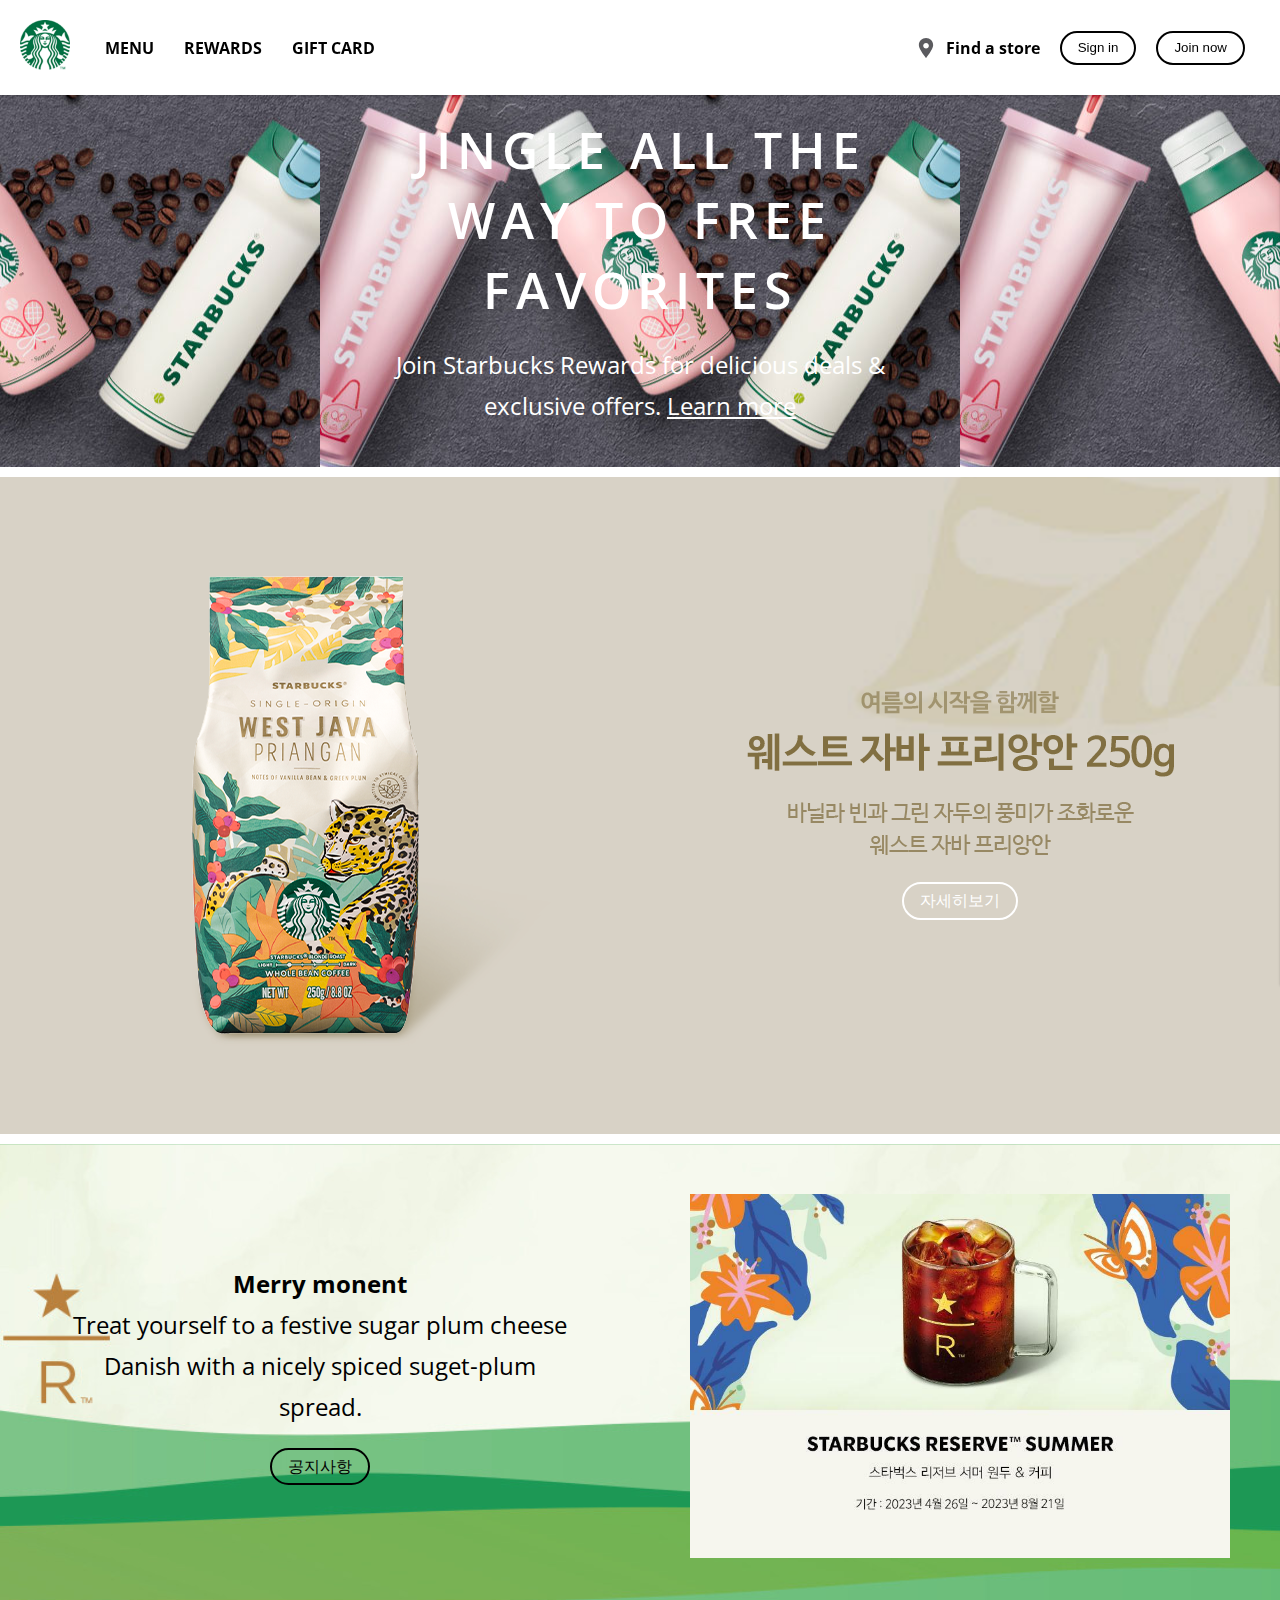
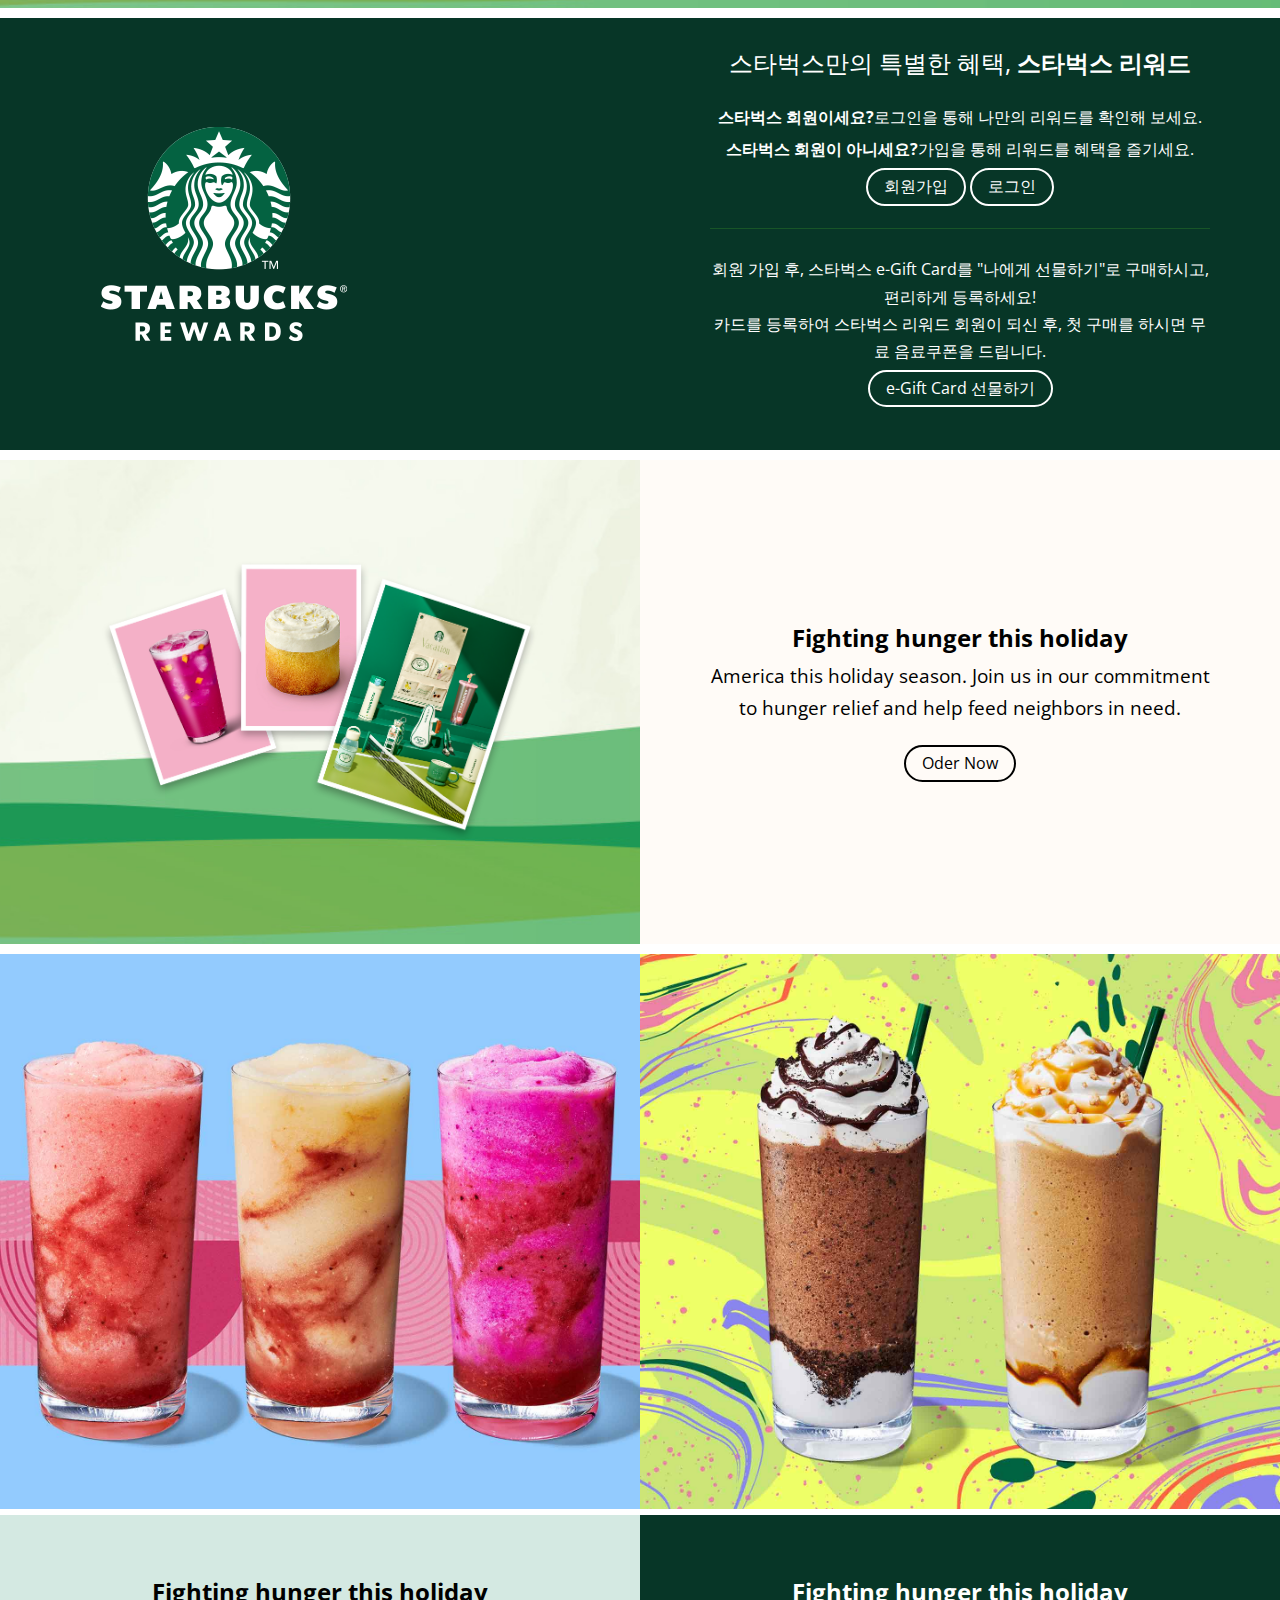
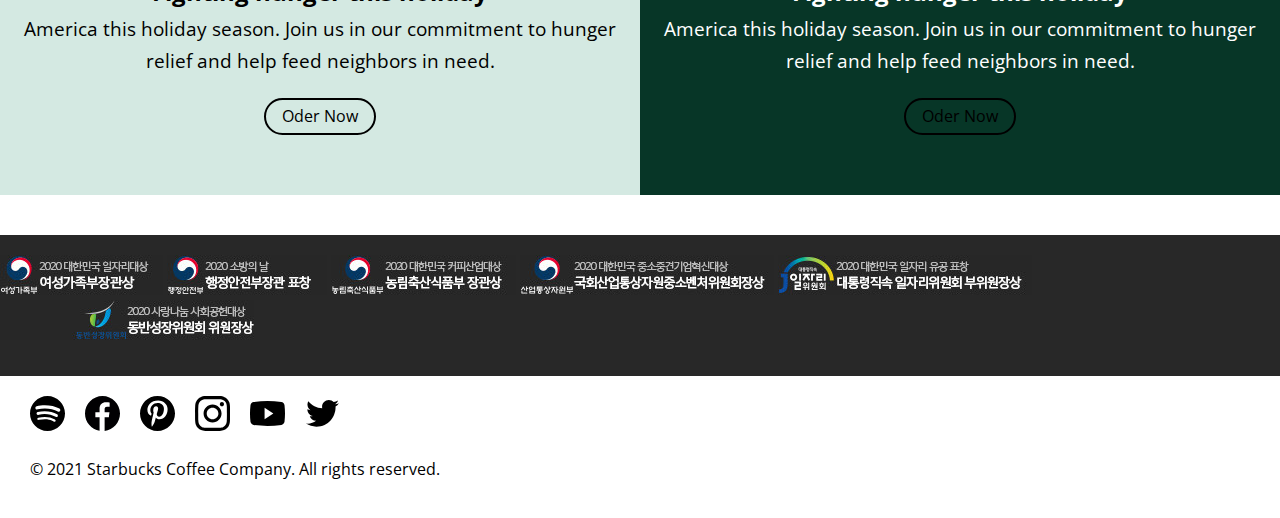
<file: main/index.html>
<!DOCTYPE html>
<html lang="en">
<head>
    <meta charset="UTF-8">
    <meta name="viewport" content="width=device-width, initial-scale=1.0">
    <link rel="stylesheet" href="./style.css">
    <!--슬라이드 cdn-->
    <!-- <link rel="stylesheet" type="text/css" href="slick/slick.css"/>
    <link rel="stylesheet" type="text/css" href="slick/slick-theme.css"/>

   
    <link rel="stylesheet" href="//cdn.jsdelivr.net/npm/slick-carousel@1.8.1/slick/slick.css" />
    <link rel="stylesheet" href="//cdn.jsdelivr.net/npm/slick-carousel@1.8.1/slick/slick-theme.css" />
    <script src="//code.jquery.com/jquery-3.3.1.min.js"></script>
    <script src="//cdn.jsdelivr.net/npm/slick-carousel@1.8.1/slick/slick.min.js"></script>  -->
    <!--슬라이드 cdn 끝-->

    
    <title>starbucks</title>
    <!--슬라이드-->
    <!-- <script>
    $(document).ready(function(){
        $('.slider').slick({
        slide:'div',
        dots: true,
        infinite: true,
        Speed: 300,
        slidesToShow: 2,
        adaptiveHeight: true,
        arrows: true,
        prevArrow: "<button type='button' class='slick-prev'>Previous</button>",
        prevArrow: "<button type='button' class='slick-next'>Next</button>",
        });
    });
 
    </script> -->
    
</head>
<body>
    <header id="header">
    <nav class="navbar">
        <div class="navbar-container">
            <div class="navbar-brand">
                <a href="index.html">
                    <img src="./image/logo.png" alt="Starbucks" />
                </a>
            </div>
        
            <ul class="navbar-nav-left"> 
                <li>
                    <a href="#">Menu</a>
                </li>
                <li> 
                    <a href="#">Rewards</a>
                </li>
                <li>
                    <a href="#">Gift Card</a>
                </li>
            </ul>

            <ul class="navbar-nav-right">
                <li>
                    <a href="#">
                        <img src="./image/marker.svg" alt="">
                        <span>Find a store</span>
                    </a>
                </li>
                <li>
                    <button class="btn btn-dark-outline"><a href="../login/login.html">Sign in</a></button>
                </li>
                <li><button class="btn btn-dark-outline">Join now</button>
                </li>
            </ul>

            <!--Hamburger Menu-->
            <button type="button" class="hamberger" id="menu-btn">
                <span class="hamberger-top"></span>
                <span class="hamberger-middle"></span>
                <span class="hamberger-bottom"></span>
            </button>
        </div>
    </nav>
    </header>

    <!--Mobile Menu-->
    <div class="mobile-menu hidden" id="menu">
        <ul>
            <li>
                <a href="#">Menu</a>
            </li>
            <li>
                <a href="#">Rewards</a>
            </li>
            <li>
                <a href="#">Gift Card</a>
            </li>    
        </ul>
        <div class="mobile-menu-bottom">
            <button class="btn btn-dark-outline"><a href="../login/login.html">Sign in</a></button>
            <button class="btn btn-dark">Join now</button>
            <div>
                <a href="#">
                    <img src="./image/marker.svg" alt="" />
                    <span>Find a store</span>
                </a>
            </div>
        </div>
    </div>
    
    


    <main id="main">
    <!-- Box A -->
    <!-- <section class="box box-a bg-secondary text-center py-md" id="section1"> -->
    <section class="box box-a  grid-reversed" id="section1">
        <div class="box-text">
            <h2 class="text-xl">Jingle all the way to free favorites</h2>
            <p class="text-md">
            Join Starbucks Rewards for delicious deals & exclusive offers.
            <a href="#">Learn more</a>
            </p>
        </div>
    </section>
    

    <!--slider-->
    <!-- <div class="slider">
        <div><img src="./image/main.jpg" alt="" id="slider1"></div>
        <div><img src="./image/Oqlbkd_20200413130503169.jpg" alt="" id="slider2"></div>
        <div><img src="./image/2VZXBB_20210317110628900.jpg" alt="" id="slider3"></div>
    </div>
 -->

    
    <!-- <section id="section1">
        <div class="wrap">
            <div class="gap">
                <div class="container" -->

                    <!-- <div class="content_wrap">
                        <img class="setcion1Bg" src="./image/2023_summer1_promotion_bg_1_230426.jpg" alt="">
                        <img class="title" src="./image/2023_m_summer1_top_logo.png" alt="">
                    </div> -->

                    <!-- <div class="content_wrap">
                        <img class="title" id="title1" src="./image/2023_m_summer1_top_logo.png" alt="">
                        <img class="title" id="title1" src="./image/2023_m_summer1_top_drink4_230426.png" alt="">
                        <img class="title" id="title1" src="./image/2023_summer1_top_drink3_230427.png" alt="">
                        <img class="title" id="title1" src="./image/2023_m_summer1_top_drink2_230426.png" alt="">
                        <img class="title" id="title1" src="./image/2023_m_summer1_top_drink1_1.png" alt="">
                    </div>
                </div>
            </div>
        </div>
    </section> -->
    
    
    


    <!--확인용-->
    <!-- <section id="section2">
        <div class="wrap">
            <div class="gap">
                <div class="container">

                </div>
            </div>
        </div>
    </section> -->

    <!--메인 컨텐츠-->
    <!-- <div class="top contents" id="top_contents"> -->
        <!--메인 이미지-->
        <!-- <div class="slogun">
            <img src="./image/main.jpg" alt="" class="main-image"/>
        </div>
    </div> -->

    

    <!--Box B-->
    <section class="box box-b bg-primary grid-col-2" id="section2">
        <img src="./image/2023_m_summer1_promotion_img.png" alt="" id="section2_img"/>
        <div class="box-text">
            <img src="./image/2023_m_summer_promotion_txt_2.png" alt=""/>
            <br><br>
            <a href="#" class="btn btn-light-outline" id="btn_B">자세히보기</a>
        </div>
    </section>

     <!--Box C-->
    <section class="box box-c bg-secondary grid-col-2 grid-reversed" id="section3">
        <div class="box-text">
            <h2 class="txt-xl">Merry monent</h2>
            <p class="text-md">Treat yourself to a festive sugar plum cheese
                Danish with a nicely
                spiced suget-plum spread.</p>
            <a href="#" class="btn btn-light-outline">공지사항</a>
        </div>
        <img src="./image/oJ7QKF_20230425084350288.jpg" id="stction3_img">
    </section>

     <!--Box D-->
     <section class="box box-d bg-primary grid-col-2">
        <img src="./image/rewards-logo.png" alt="" id="rewards-logo"/>
        <div class="box-text">
            <p class="text-md">스타벅스만의 특별한 혜택, <strong>스타벅스 리워드</strong></p>
            <p class="text-xs"><strong>스타벅스 회원이세요?</strong>로그인을 통해 나만의 리워드를 확인해 보세요.</p>
            <p class="text-xs"><strong>스타벅스 회원이 아니세요?</strong>가입을 통해 리워드를 혜택을 즐기세요.</p>
            <a href="#" class="btn btn-light-outline" id="btn_D">회원가입</a>
            <a href="../login/login.html" class="btn btn-light-outline" id="btn_D">로그인</a><br><br>
            <hr>
            <br>
            <p class="text-xs">회원 가입 후, 스타벅스 e-Gift Card를 "나에게 선물하기"로 구매하시고, 편리하게 등록하세요!<br>
            카드를 등록하여 스타벅스 리워드 회원이 되신 후, 첫 구매를 하시면 무료 음료쿠폰을 드립니다.</p>
            <a href="#" class="btn btn-light-outline" id="btn_D">e-Gift Card 선물하기</a><br><br>

        </div>
    </section>

     <!--Box E--> 
    <section class="box box-e bg-secondary grid-col-2 grid-reversed">
        <img src="./image/2023_summer1_pick_img_1.png" alt="" id="section5"/>
        <div class="box-text">
            <h2 class="txt-md">Fighting hunger this holiday</h2>
            <p class="text-sm">
            America this holiday
                season. Join us in our commitment to hunger relief and help feed
                neighbors in need.</p>
            <a href="#" class="btn btn-light-outline">Oder Now</a>
        </div>
    </section>


    <!-- box F -->
    <section class="box box-f grid-col-2">
        <div>
            <img src="./image/137-84430.jpg" alt=""/>
            <div class="bg-extra py-lg">
                <div class="box-text">
                    <h2 class="txt-md">Fighting hunger this holiday</h2>
                    <p class="text-sm">
                    America this holiday
                        season. Join us in our commitment to hunger relief and help feed
                        neighbors in need.</p>
                    <a href="#" class="btn btn-dark-outline">Oder Now</a>      
                </div>
            </div>
        </div>
        <div>
            <img src="./image/137-84432.jpg" alt=""/>
            <div class="bg-primary py-lg">
                <div class="box-text">
                    <h2 class="txt-md">Fighting hunger this holiday</h2>
                    <p class="text-sm">
                    America this holiday
                        season. Join us in our commitment to hunger relief and help feed
                        neighbors in need.</p>
                    <a href="#" class="btn btn-light-outline">Oder Now</a>
                </div>
            </div>
        </div>
    </section>
    </main>
    
    

    

    <!--footer wrap2-->
    <div class="footer_wrap2">
        <div class="footer_img">
            <a href="#"><img src="./image/footer_award_2211_01_T.jpg" alt="여성가족부장관상"></a>
            <a href="#"><img src="./image/footer_award_2211_02_T.jpg" alt="행정안전부장관표"></a>
            <a href="#"><img src="./image/footer_award_2211_03_T.jpg" alt="농림축산식품부장"></a>
            <a href="#"><img src="./image/footer_award_2211_04_T.jpg" alt="국회산업통산자원"></a>
            <a href="#"><img src="./image/footer_award_2211_05_T.jpg" alt="대통령직속일자리"></a>
            <a href="#"><img src="./image/footer_award_2211_06_T.jpg" alt="동반성장위원회"></a>
        </div>
    </div>

    

    <footer class="footer">
        <div class="footer-container">
            <div class="social">
                <a href="https://spotify.com">
                    <img src="./image/social-spotify.svg" alt="" />
                  </a>
                  <a href="https://facebook.com">
                    <img src="./image/social-facebook.svg" alt="" />
                  </a>
                  <a href="https://pinterest.com">
                    <img src="./image/social-pinterest.svg" alt="" />
                  </a>
                  <a href="https://instagram.com">
                    <img src="./image/social-instagram.svg" alt="" />
                  </a>
                  <a href="https://youtube.com">
                    <img src="./image/social-youtube.svg" alt="" />
                  </a>
                  <a href="https://twitter.com">
                    <img src="./image/social-twitter.svg" alt="" />
                  </a>
                </div>
                <p>© 2021 Starbucks Coffee Company. All rights reserved.</p>
            </div>
        </div>
    </footer>
    <span class='quickMenu'><a href='#'><img src='./image/7VapME_20230524162231888.png' alt=''></a></span>
    <span class='quickMenu1'><a href='#'><img src='./image/Mn0ecH_20220711153123340.png' alt=''></a></span>

<script src="./script.js"></script>
</body>
</html>
</file>
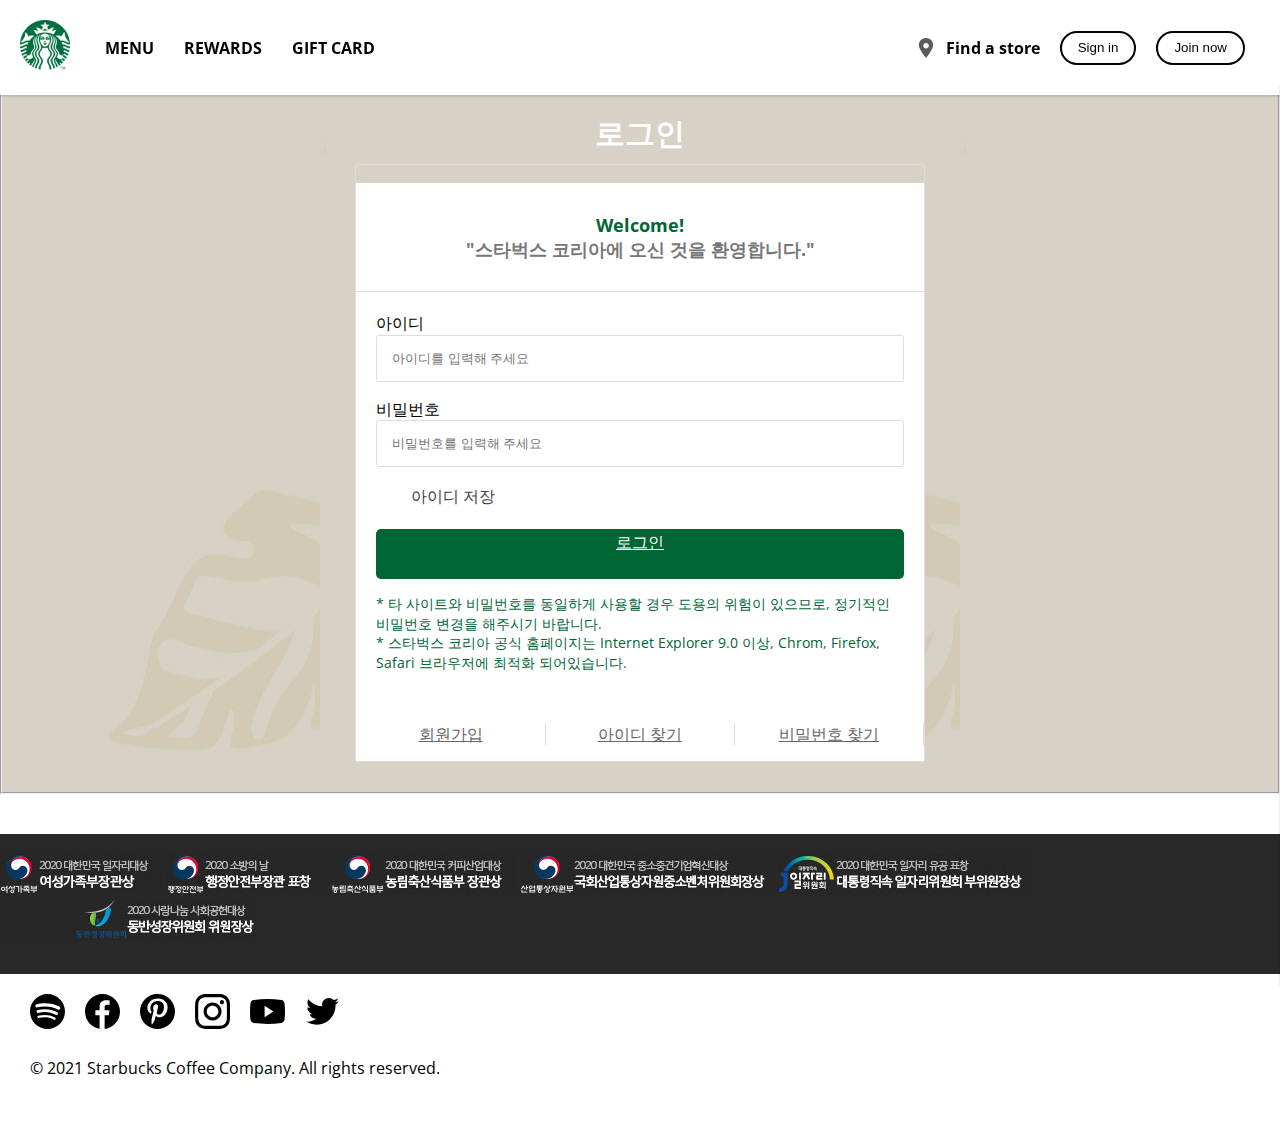
<file: login/login.html>
<!DOCTYPE html>
<html lang="en">

<head>
    <meta charset="UTF-8">
    <meta name="viewport" content="width=device-width, initial-scale=1.0">
    <link rel="stylesheet" href="./login.css">
    <title>starbucks_login</title>
</head>

<body>
    <header id="header">
        <nav class="navbar">
            <div class="navbar-container">
                <div class="navbar-brand">
                    <a href="../main/index.html">
                        <img src="./image/logo.png" alt="Starbucks" />
                    </a>
                </div>

                <ul class="navbar-nav-left">
                    <li>
                        <a href="#">Menu</a>
                    </li>
                    <li>
                        <a href="#">Rewards</a>
                    </li>
                    <li>
                        <a href="#">Gift Card</a>
                    </li>
                </ul>

                <ul class="navbar-nav-right">
                    <li>
                        <a href="#">
                            <img src="./image/marker.svg" alt="">
                            <span>Find a store</span>
                        </a>
                    </li>
                    <li>
                        <button class="btn btn-dark-outline">Sign in</button>
                    </li>
                    <li><button class="btn btn-dark-outline">Join now</button>
                    </li>
                </ul>

                <!--Hamburger Menu-->
                <button type="button" class="hamberger" id="menu-btn">
                    <span class="hamberger-top"></span>
                    <span class="hamberger-middle"></span>
                    <span class="hamberger-bottom"></span>
                </button>
            </div>
        </nav>
    </header>

    <!--Mobile Menu-->
    <div class="mobile-menu hidden" id="menu">
        <ul>
            <li>
                <a href="#">Menu</a>
            </li>
            <li>
                <a href="#">Rewards</a>
            </li>
            <li>
                <a href="#">Gift Card</a>
            </li>
        </ul>
        <div class="mobile-menu-bottom">
            <button class="btn btn-dark-outline">Sign in</button>
            <button class="btn btn-dark">Join now</button>
            <div>
                <a href="#">
                    <img src="./image/marker.svg" alt="" />
                    <span>Find a store</span>
                </a>
            </div>
        </div>
    </div>



    <!--메인 페이지 시작-->
    <main id="main">
        <div class="new_login_bg_wrap">
            <div class="find_mem_inner">
                <form id="frmLogin" action="./login/login_proc.do" method="post">
                    <fieldset>
                        <legend class="hid">
                            "회원가입 이용약관 동의, 수집하는 개인정보의 항목, 개인정보의 수집 및 이용목적,
                            개인정보의 보유 및 이용기간 및 파기절차, 파기 방법에 관한 폼"
                        </legend>
                        <strong class="new_login_ttl">로그인</strong>
                        <section class="renew_joinform_v2">
                            <p class="find_form_txt">
                                <span class="t_006633">Welcome!</span>
                                <br class="for_mob">
                                "스타벅스 코리아에 오신 것을 환영합니다."
                            </p>
                            <div class="renew_input_box bd_none">
                                <label for="txt_user_id" class="hid">아이디</label>
                                <input class="login_id mb10" id="txt_user_id" name="user_id" type="text" maxlength="20"
                                    placeholder="아이디를 입력해 주세요" required="required">
                                <p class="limit_txt user_id txt"></p>
                                <label for="txt_user_pwd" class="hid">비밀번호</label>
                                <input class="login_pw mb10" id="txt_user_pwd" name="user_pwd" type="password"
                                    maxlength="20" placeholder="비밀번호를 입력해 주세요" required="required" autocomplete="off">
                                <p class="limit_txt user_pwd_txt"></p>
                                <span class="checkWrap">
                                    <input type="checkbox" name="idRemb" id="idRemb" class="mem2">
                                    <label for="idRemb">아이디 저장</label>
                                </span>

                                <p class="btn_mem_login">
                                    <a class="btn_login" href="" role="submit">로그인</a>
                                </p>
                                <p class="input_warn_text t_006633">
                                    * 타 사이트와 비밀번호를 동일하게 사용할 경우 도용의 위험이 있으므로, 정기적인 비밀번호 변경을 해주시기 바랍니다.
                                    <br>
                                    * 스타벅스 코리아 공식 홈페이지는 Internet Explorer 9.0 이상, Chrom, Firefox, Safari 브라우저에 최적화
                                    되어있습니다.
                                </p>
                                <!--::after-->
                            </div>
                            <div class="login_btn_wrap">
                                <ul>
                                    <li>
                                        <!--내가 만든 링크로 연결예정-->
                                        <a href="/mem/join1.do">회원가입</a>
                                        <!--::after-->
                                    </li>
                                    <li>
                                        <a href="/mem/find id1.do">아이디 찾기</a>
                                        <!--::after-->
                                    </li>
                                    <li>
                                        <a href="/mem/find pwd1.do">비밀번호 찾기</a>
                                        <!--::after-->
                                    </li>
                                    <!--::after-->
                                </ul>
                            </div>
                        </section>
                        <section class="renew_joinform_v2 mem_captcha" style="display: none;">
                            <div class="captcha_infoInput_text">
                                <p class="captcha_guidet">
                                    "비밀번호를 5회 이상 잘못 입력하면, 보안문자를 함께 입력하셔야 합니다."
                                    <span>아래 이미지의 보안문자를 보이는대로 입력해주세요</span>
                                </p>
                            </div>
                            <div class="mem_captcha_frm">
                                <fieldset class="mem_captcha_field">
                                    <legend class="hid">보안문자 입력폼</legend>
                                    <div class="mem_captcha_input_wrap">
                                        <dl>
                                            <dt>
                                                <label for="captcha">보안문자</label>
                                            </dt>
                                            <dd>
                                                <p class="mem_captcha_img">
                                                    <img alt>
                                                </p>
                                                <a class="btn_login btn_new_captcha" href="javascript:void(0);"
                                                    role="button">
                                                    "새로"
                                                    <br>
                                                    "고침"
                                                </a>
                                                <input id="captcha" name="captcha" type="text" maxlength="10">
                                            </dd>
                                        </dl>
                                    </div>
                                </fieldset>
                            </div>
                        </section>
                    </fieldset>
                </form>
            </div>
        </div>
    </main>























    <footer class="footer">
        <!--footer wrap2-->
        <div class="footer_wrap2">
            <div class="footer_img">
                <a href="#"><img src="./image/footer_award_2211_01_T.jpg" alt="여성가족부장관상"></a>
                <a href="#"><img src="./image/footer_award_2211_02_T.jpg" alt="행정안전부장관표"></a>
                <a href="#"><img src="./image/footer_award_2211_03_T.jpg" alt="농림축산식품부장"></a>
                <a href="#"><img src="./image/footer_award_2211_04_T.jpg" alt="국회산업통산자원"></a>
                <a href="#"><img src="./image/footer_award_2211_05_T.jpg" alt="대통령직속일자리"></a>
                <a href="#"><img src="./image/footer_award_2211_06_T.jpg" alt="동반성장위원회"></a>
            </div>
        </div>
        <div class="footer-container">
            <div class="social">
                <a href="https://spotify.com">
                    <img src="./image/social-spotify.svg" alt="" />
                </a>
                <a href="https://facebook.com">
                    <img src="./image/social-facebook.svg" alt="" />
                </a>
                <a href="https://pinterest.com">
                    <img src="./image/social-pinterest.svg" alt="" />
                </a>
                <a href="https://instagram.com">
                    <img src="./image/social-instagram.svg" alt="" />
                </a>
                <a href="https://youtube.com">
                    <img src="./image/social-youtube.svg" alt="" />
                </a>
                <a href="https://twitter.com">
                    <img src="./image/social-twitter.svg" alt="" />
                </a>
            </div>
            <p>© 2021 Starbucks Coffee Company. All rights reserved.</p>
        </div>
        </div>
    </footer>


    <script src="./login.js"></script>
</body>

</html>
</file>
<file: main/style.css>
@import url('https://fonts.googleapis.com/css2?family=Open+Sans:wght@400;600;700&display=swap');

.container { width: 100%; }

.wrap { width: 100%; max-width: 1230px; margin: 0 auto; }
.wrap .gap { margin: 0 15px; }
.wrap .gap .container { width: 100%; } 





/* #section1 .content_wrap { position: relative; width: 100%; }
#section1 .content_wrap img.setcion1Bg { width: 100%; }

#section1 img.title { position: absolute; top: 30%; left: 10%; } */



/*box A bg 사이즈*/

#section1 { 
    width: 100%; 
    background:url(./image/2023_m_summer1_pick_bg_1.jpg) center center; 
    color: #fff;
    /* background-size: contain; 전체 이미지*/
    /* background-repeat: no-repeat반복하지 않게 */
    
        
}

#main { z-index: 2; /*position: relative; 설정하면 햄버거바가 밑으로 감*/ width: 100%; margin-top: 95px; }


/*box B bg 사이즈*/
#section2 { 
    width: 100%; background:url(./image/2023_m_summer1_promotion_bg_1.jpg) 0 100%; 
    background-size:cover; 
}
/*개별이미지*/
#section2 img.title { 
    width:100%; max-width: 361px; /*padding: 237.5px 0;*/ 
    padding: auto;
}
#section2_img{
    padding-left: 100px;
}


/*box C bg 사이즈*/
#section3 { 
    width: 100%; background:url(./image/230418_pc_reserve_bg.jpg) 0 100%; 
    background-size: cover;
    background-position: center;
}
#stction3_img{
    padding: 50px;
}

/*box E bg 사이즈*/
#section5 { 
    width: 100%; background:url(./image/230418_pc_reserve_bg.jpg) 0 100%; 
    background-size: cover;
    background-position: center;
    padding: 100px;
}

:root{
    /* --color-primary: #006241;
    --color-secondary: #d50032;
    --color-extra: #d4e9e2; */
    --color-primary: #073627;
    --color-secondary: #fffbf7;
    --color-extra: #d4e9e2;
}

*{
    box-sizing: border-box; 
    margin: 0;
    padding: 0;
}
html, body{
    font-family: 'Open Sans', Sans-serif;
    line-height: 1.4;
    color: #000;
} 

a{
    color: #000;
}
ul{
    list-style: none;
}
p{
    margin: 5px 0;
    line-height: 1.7;
} 
img{
    max-width: 100%;
}

section a{
    color: #fff;
}

#header {z-index: 3; position: fixed; top: 0; left: 0; width:100%;  }



/*Navbar*/

.navbar{
    width: 100%;
    height: auto;
    background-color: #fff;
    padding: 20px;
    box-shadow: 0 1px 3px rgb(0 0 0/ 10%),
    0 2px 2px rgb(0 0 0 /6%),
        0 0 2px rgb(0 0 0 /7%);
    position: fixed;/*메뉴바 상단고정*/
    z-index: 100;
}
/* .slick-dotted.slick-slider {
    z-index: 10 !important;
} */
.navbar-container{
    display: flex;
    justify-content: space-between;
    align-items: center;
}

.navbar ul{
    display: flex;
    align-items: center;
}

.navbar li{
    margin: 0 15px;
    font-weight: bold;
}

.navbar a{
    color: #000;
    text-decoration: none;
}

.navbar a:hover{
    color: var(--color-primary);
}

.navbar-brand img{
    width: 50px;
    height: 50px;
 }
 
.navbar-nav-left{
    text-transform: uppercase;
    flex: 1;
    margin-left: 20px;
}

.navbar-nav-right li:first-child a{
    display: flex;
    align-items: center;
}

.navbar-nav-right img{
    height: 20px;
    width: 20px;
    margin-right: 10px;
}

.navbar-nav-right li:nth-child(2){
    margin: 0 5px;
}

/*Footer & social*/
.footer-container{
    width: 100%;
    max-width: 1440px;
    margin: 0 auto;
    padding: 0 30px 30px;
}

.social{
    display: flex;
    align-items: center;
    margin: 20px 0;
}

.social img{
    width: 35px;
    height: 35px;
}

.social a{
    text-decoration: none;
    margin-right: 20px;
}

.divider{
    width: 95%;
    height: 1px;
    background-color: #ccc;
    margin: 40px auto; 
}



/*Box*/
.box{
    margin-bottom: 10px;
}

.box-inner{
    max-width: 700px;
    margin: 0 auto;
}

.box-text{
    max-width: 500px;
    text-align: center;
    justify-self: center;
    padding: 20px 0;
    margin: 0 auto;
}

.box-text.btn{
    margin-top: 20px;
}

.box-text.btn{
    margin-top: 20px;
}

.box-f .box-text{
    max-width: 600px;
}



/*Box A*/
.main-image{
    display:block;
    width: 1440px;
    height: 610px;
    margin: 0 auto;
    object-fit: contain;
}



/*Grid Styles*/
.grid-col-2{
    display: grid;
    grid-template-columns: repeat(2, 1fr);
    gap: 0;
    align-items: center;
    justify-content: space-between;
    
}

.grid-reversed: first-child{
    order: 2;
}


/*Buttons*/
.btn{
    cursor: pointer;
    display: inline-block;
    background: none;
    border: 2.5px #000 solid;
    border-radius: 50px;
    padding: 7px 16px;
    line-height: 1.2;
    text-align: center;
    text-decoration: none;
}

.btn-dark-outline{
    border-color: #000;
    color: #000;
}

.btn-dark-outline:hover,
.btn-light-outline:hover{    
    background-color: rgba(0,0,0,0.06);
}

.btn-light-outline{
    border-color: #000;
    color: #000;
}

.btn-dark{
    background-color: #000;
    color: #fff;    
}

.btn-dark:hover{
    background-color: #1b3621;
}

/*Backgrounds*/
.bg-primary{
    background-color: var(--color-primary);
    color: #fff;
}

.bg-secondary{
    background-color: var(--color-secondary);
    color: #000;
}

.bg-extra{
    background-color: var(--color-extra);
    color: #000;
}

.bg-dark{
    background-color: var(--color-dark);
    color: #000;
}



/*Text Styling*/
.text-center{
    text-align: center;
}

.text-xl{
    font-size: 50px;
    text-transform: uppercase;
    letter-spacing: 6px;
    font-weight: 600;
    margin-bottom: 20px;
}

.text-lg{
    font-size: 40px;
    text-transform: uppercase;
    margin-bottom: 20px;
}

.text-md{
    font-size: 24px;
    margin-bottom: 20px;
}

.text-sm{
    font-size: 19px;
    margin-bottom: 20px;
}


/*Padding*/
.py-sm{
    padding: 10px 0;
}

.py-md{
    padding: 20px 0;
}

.py-lg{
    padding: 40px 0;
}

/*Hamberger Menu Icon*/
.hamberger{
    cursor: pointer;
    width: 24px;
    height: 24px;
    position: relative;
    background: none;
    border: none;
    z-index: 10;
    transition: all 0.25s;
    display: none;
}

.hamberger-top,
.hamberger-middle,
.hamberger-bottom{
    position: absolute;
    top: 0;
    left: 0;
    width: 24px;
    height: 2px;
    background-color: #000;
    transform: rotate(0);
    transition: all 0.5s;
}

.hamberger-middle{
    transform: translateY(7px);
}

.hamberger-bottom{
    transform: translateY(14px);
}

.open .hamberger-top{
    transform: rotate(45deg) translateY(6px) translateX(6px);
}
.open .hamberger-middle{
    display: none;
}
.open .hamberger-bottom{
    transform: rotate(-45deg) translateY(6px) translateX(-6px);
}

/*Mobile Menu*/
.mobile-menu{
    position: fixed;
    top: 85px;
    right: 0;
    background-color: #fff;
    color: #000;
    width: 90%;
    height: 100%;
    padding: 30px;
    box-shadow:  0 1px 3px rgb(0 0 0/ 10%),
    0 2px 2px rgb(0 0 0 /6%),
        0 0 2px rgb(0 0 0 /7%);
        transition: all 0.3s; 
    /* box-shadow: inset 0 4px 3px -3px rgb(0 0 0 / 10%),
        inset 0 4px 2px -2px rgb(0 0 0 / 7%);
        transition: all 0.3s; */
}

.mobile-menu img{
    width: 20px;
    height: 20px;
    margin-right: 10px;
}

.mobile-menu ul{
    line-height: 3;
    border-bottom: #777 solid 1px;
    padding-bottom: 10px;
    margin-bottom: 3px;
}

.mobile-menu a{
    text-decoration: none;
    font-size: 20px;
}

.mobile-menu a:hover{
    color: var(--color-primary);
}

.mobile-menu div{
    margin-top: 20px;
}

.mobile-menu div a{
    display: flex;
    align-items: center;
    font-size: 16px;
}

.hidden{
    transform: translateX(100%);
}

.no-scroll{
    overflow: hidden;
}


@media(max-width:960px){
    .text-xl{
        font-size: 30px;
    }
    .text-lg{
        font-size: 25px;
    }
    .text-md{
        font-size: 19px;
    }
}


@media(max-width:768px){
    .hamberger{
        display: block;
    }

    .grid-col-2{
        grid-template-columns: 1fr;
    }
    .grid-reversed:first-child{
        order: 0;
    }

    .navbar-brand img{
        width: 40px;
        height: 40px;
    }

    .navbar .navbar-nav-lef,
    .navbar .navbar-nav-right{
        display: none;
    }

    .footer{
        text-align: center;
    }
    /*quickMenu 카드 반응형 고정 작동안됨*/
    span.quickMenu,
    span.quickMenu1{
        position: static;
        top: initial;
        left: initial;
        margin: 0;
    }


}
/*navbar 여백 (100%->1440px)*/
@media(min-width: 100%){
    .box{
        max-width: 100%;
        margin-right: auto;
        margin-left: auto;
    }
    .divider{
        max-width: 90%;
    }
}  


/*/////////////////추가//////////////////////*/
/*footer wrap1*/
.footer_wrap2{
    position: relative;
    width: 100%;
    background-color: #282828;
    text-align: 20px;
    padding-top: 20px;
    margin-top: 40px;
    .footer_img{
        padding-bottom: 30px;
    }
}

#rewards-logo{
    padding: 100px;
}

#btn_B,
#btn_D {
    color: #fff;
    border-color:#fff;
}

hr{
    border: none;
    border-top: 1px solid rgb(24, 85, 39);
}


/*slide*/
/* #slider1, 
#slider2,
#slider3{
    width: 100%;
} */

/* Modal, Quick Menu, GoTop Menu */
span.quickMenu { z-index:4; position:fixed; top:500px; left:50%; margin-left:700px;}
span.quickMenu1 { z-index:4; position:fixed; top:600px; left:50%; margin-left:700px;}
</file>
<file: login/login.css>
@import url('https://fonts.googleapis.com/css2?family=Open+Sans:wght@400;600;700&display=swap');
:root{
    /* --color-primary: #006241;
    --color-secondary: #d50032;
    --color-extra: #d4e9e2; */
    --color-primary: #073627;
    --color-secondary: #fffbf7;
    --color-extra: #d4e9e2;
}

*{
    box-sizing: border-box; 
    margin: 0;
    padding: 0;
}
html, body{
    font-family: 'Open Sans', Sans-serif;
    line-height: 1.4;
    color: #000;
}

a{
    color: #000;
}
ul{
    list-style: none;
}
p{
    margin: 5px 0;
    line-height: 1.7;
} 
img{
    max-width: 100%;
}

section a{
    color: #fff;
}


#header { 
    height: 100px; 
    background-color: rgb(167, 177, 162); 
    position: fixed;
}

/*Navbar*/

.navbar{
    width: 100%;
    height: auto;
    background-color: #fff; 
    padding: 20px;
    box-shadow: 0 1px 3px rgb(0 0 0/ 10%),
    0 2px 2px rgb(0 0 0 /6%),
        0 0 2px rgb(0 0 0 /7%);
    position: fixed;/*메뉴바 상단고정*/
    z-index: 100;
}
/* .slick-dotted.slick-slider {
    z-index: 10 !important;
} */
.navbar-container{
    display: flex;
    justify-content: space-between;
    align-items: center;
}

.navbar ul{
    display: flex;
    align-items: center;
}

.navbar li{
    margin: 0 15px;
    font-weight: bold;
}

.navbar a{
    color: #000;
    text-decoration: none;
}

.navbar a:hover{
    color: var(--color-primary);
}

.navbar-brand img{
    width: 50px;
    height: 50px;
 }
 
.navbar-nav-left{
    text-transform: uppercase;
    flex: 1;
    margin-left: 20px;
}

.navbar-nav-right li:first-child a{
    display: flex;
    align-items: center;
}

.navbar-nav-right img{
    height: 20px;
    width: 20px;
    margin-right: 10px;
}

.navbar-nav-right li:nth-child(2){
    margin: 0 5px;
}

#main { 
    z-index: 2; position: none; /*relative;설정하면 햄버거바가 하단으로감*/ 
    width: 100%; 
    margin-top: 95px; 
    margin-top: 0;
    background:url(./image/2023_m_summer1_promotion_bg_1.jpg) center center; /*백그라운드 사진삽입*/ 
}


/*/////////////////////로그인박스//////////////////////////////*/

/*로그인 박스 전체위치*/
.find_mem_wrap {
    max-width: 570px;
    margin: 0 auto;
    padding: 70px 0 50px;
}



/*로그인 상단 문구*/
.new_login_ttl {
    color: #fff;
    display: block;
    font-size: 30px;
    font-weight: bold;
    margin-bottom: 10px;
    margin-top: 90px;
    text-align: center;

}

/*로그인 박스*/
.renew_joinform_v2 {
    border: 1px solid #ddd;
    border-radius: 3px;
    box-sizing: border-box;
    max-width: 570px;
    margin: 0 auto 30px;
    position: none;
}

/*로그인 박스 상단*/
.find_form_txt {
    background: #fff;
    border-bottom: 1px solid #ddd;
    color: #777;
    font-size: 18px;
    line-height: 24px;
    text-align: center;
    padding: 30px 20px 30px;
    margin-bottom: 0px;
    font-weight: bold;
}
.t_006633 {
    color: #006633 !important;
}/*Wellcome 색상*/


/*inner 박스*/
.renew_input_box {
    background: #fff;
    border-bottom: 1px solid #ddd;
    padding: 20px 20px;
    margin-top: 0px;
    position: none;
}

.bd_none {
    border: 0 !important;
}



/*아이디/비밀번호 영역*/
.renew_input_box input {
    border: 1px solid #ddd;
    border-radius: 3px;
    box-sizing: border-box;
    display: inline-block;
    /* margin-top: 10px; */
    max-width: 530px;
    /* outline: none; */
    padding: 15px;
    width: 100%;
}

/*아이디저장*/
.checkWrap {
    display: block;
    margin-bottom: 20px;
}

input.mem2[type=checkbox]:not(old) {
    position: absolute;
    width: 26px;
    height: 26px;
    padding: 0;
    border: 0 none;
    background: #fff;
    cursor: pointer;
}

/*체크박스 버튼*/
input.mem2[type=checkbox]:not(old) + label {
    position: relative;
    display: inline-block;
    height: 26px;
    line-height: 26px;
    padding-left: 35px;
    background: #fff url(//image.istarbucks.co.kr/common/img/util/mem/mem_check_off.png) 0 0 no-repeat;
    font-size: 16px;
    color: #3f4141;
    cursor: pointer;
    vertical-align: top;
    background-size: 26px;
    cursor: pointer;
    z-index: 4;
}

/*로그인 버튼*/
.btn_mem_login {
    background: #006633;
    border-radius: 5px;
    margin-top: 25px;
    text-align: center;
    margin: 0 20px;
    max-width: 570px;
    height: 50px;
}

.renew_input_box .btn_mem_login {
    margin: 0;
}



p {
    display: block;
    margin-block-start: 1em;
    margin-block-end: 1em;
    margin-inline-start: 0px;
    margin-inline-end: 0px;
}






/*로그인 하단*/
.input_warn_text {
    color: #ed1c24;
    font-size: 14px;
    line-height: 1.4;
    margin-top: 15px;
}

.renew_input_box:after {
    clear: both;
    content: "";
    display: block;
}


/**/
.renew_input_box:after {
    clear: both;
    content: "";
    display: block;
}


/*로그인 하단*/
.login_btn_wrap {
    background: #fff;
    box-sizing: border-box;
    max-width: 570px;
}


/*회원가입/아이디찾기/비밀번호찾기*/
.login_btn_wrap ul li a {
    color: #666;
    display: block;
    font-size: 16px;
    height: 100%;
    line-height: 54px;
    width: 100%;
}

.login_btn_wrap ul {
    display: table;
    text-align: center;
    width: 100%;
}

.login_btn_wrap {
    background: #fff;
    box-sizing: border-box;
    max-width: 570px;
}

.login_btn_wrap ul li {
    box-sizing: border-box;
    float: left;
    position: relative;
    vertical-align: top;
    width: 33.3%;
}




.login_btn_wrap ul li:after { /*::after 사용해서 경계선 만들기*/
    border-right: 1px solid #ddd;
    color: #666;
    content: "";
    height: 22px;
    margin-top: -11px;
    position: absolute;
    right: -1px;
    top: 50%;
    
}








/*/////////////////////////////Footer & social//////////////////////////////////*/
.footer-container{
    width: 100%;
    max-width: 1440px;
    margin: 0 auto;
    padding: 0 30px 30px;
}

.social{
    display: flex;
    align-items: center;
    margin: 20px 0;
}

.social img{
    width: 35px;
    height: 35px;
}

.social a{
    text-decoration: none;
    margin-right: 20px;
}

.divider{
    width: 95%;
    height: 1px;
    background-color: #ccc;
    margin: 40px auto; 
}

/*Buttons*/
.btn{
    cursor: pointer;
    display: inline-block;
    background: none;
    border: 2.5px #000 solid;
    border-radius: 50px;
    padding: 7px 16px;
    line-height: 1.2;
    text-align: center;
    text-decoration: none;
}

.btn-dark-outline{
    border-color: #000;
    color: #000;
}

.btn-dark-outline:hover,
.btn-light-outline:hover{    
    background-color: rgba(0,0,0,0.06);
}

.btn-light-outline{
    border-color: #000;
    color: #000;
}

.btn-dark{
    background-color: #000;
    color: #fff;    
}

.btn-dark:hover{
    background-color: #1b3621;
}

/*Backgrounds*/
.bg-primary{
    background-color: var(--color-primary);
    color: #fff;
}

.bg-secondary{
    background-color: var(--color-secondary);
    color: #000;
}

.bg-extra{
    background-color: var(--color-extra);
    color: #000;
}

.bg-dark{
    background-color: var(--color-dark);
    color: #000;
}



/*Text Styling*/
.text-center{
    text-align: center;
}

.text-xl{
    font-size: 50px;
    text-transform: uppercase;
    letter-spacing: 6px;
    font-weight: 600;
    margin-bottom: 20px;
}

.text-lg{
    font-size: 40px;
    text-transform: uppercase;
    margin-bottom: 20px;
}

.text-md{
    font-size: 24px;
    margin-bottom: 20px;
}

.text-sm{
    font-size: 19px;
    margin-bottom: 20px;
}


/*Padding*/
.py-sm{
    padding: 10px 0;
}

.py-md{
    padding: 20px 0;
}

.py-lg{
    padding: 40px 0;
}

/*Hamberger Menu Icon*/
.hamberger{
    cursor: pointer;
    width: 24px;
    height: 24px;
    position: relative;
    background: none;
    border: none;
    z-index: 10;
    transition: all 0.25s;
    display: none;
}

.hamberger-top,
.hamberger-middle,
.hamberger-bottom{
    position: absolute;
    top: 0;
    left: 0;
    width: 24px;
    height: 2px;
    background-color: #000;
    transform: rotate(0);
    transition: all 0.5s;
}

.hamberger-middle{
    transform: translateY(7px);
}

.hamberger-bottom{
    transform: translateY(14px);
}

.open .hamberger-top{
    transform: rotate(45deg) translateY(6px) translateX(6px);
}
.open .hamberger-middle{
    display: none;
}
.open .hamberger-bottom{
    transform: rotate(-45deg) translateY(6px) translateX(-6px);
}

/*Mobile Menu*/
.mobile-menu{
    z-index: 100;
    position: fixed;
    top: 85px;
    right: 0;
    background-color: #fff;
    color: #000;
    width: 90%;
    height: 100%;
    padding: 30px;
    box-shadow:  0 1px 3px rgb(0 0 0/ 10%),
    0 2px 2px rgb(0 0 0 /6%),
        0 0 2px rgb(0 0 0 /7%);
        transition: all 0.3s; 
    /* box-shadow: inset 0 4px 3px -3px rgb(0 0 0 / 10%),
        inset 0 4px 2px -2px rgb(0 0 0 / 7%);
        transition: all 0.3s; */
}

.mobile-menu img{
    width: 20px;
    height: 20px;
    margin-right: 10px;
}

.mobile-menu ul{
    line-height: 3;
    border-bottom: #777 solid 1px;
    padding-bottom: 10px;
    margin-bottom: 3px;
}

.mobile-menu a{
    text-decoration: none;
    font-size: 20px;
}

.mobile-menu a:hover{
    color: var(--color-primary);
}

.mobile-menu div{
    margin-top: 20px;
}

.mobile-menu div a{
    display: flex;
    align-items: center;
    font-size: 16px;
}

.hidden{
    transform: translateX(100%);
}

.no-scroll{
    overflow: hidden;
}


@media(max-width:960px){
    .text-xl{
        font-size: 30px;
    }
    .text-lg{
        font-size: 25px;
    }
    .text-md{
        font-size: 19px;
    }
}


@media(max-width:768px){
    .hamberger{
        display: block;
    }

    .grid-col-2{
        grid-template-columns: 1fr;
    }
    .grid-reversed:first-child{
        order: 0;
    }

    .navbar-brand img{
        width: 40px;
        height: 40px;
    }

    .navbar .navbar-nav-lef,
    .navbar .navbar-nav-right{
        display: none;
    }

    .footer{
        text-align: center;
        
    }
}
/*navbar 여백 (100%->1440px)*/
@media(min-width: 100%){
    .box{
        max-width: 100%;
        margin-right: auto;
        margin-left: auto;
    }
    .divider{
        max-width: 90%;
    }
}  







/*/////////////////추가//////////////////////*/
/*footer wrap1*/
.footer_wrap2{
    position: none;
    width: 100%;
    background-color: #282828;
    text-align: 20px;
    padding-top: 20px;
    margin-top: 40px;
    .footer_img{
        padding-bottom: 30px;
    }
}

#rewards-logo{
    padding: 100px;
}

#btn_B,
#btn_D {
    color: #fff;
    border-color:#fff;
}

hr{
    border: none;
    border-top: 1px solid rgb(24, 85, 39);
}
</file>
